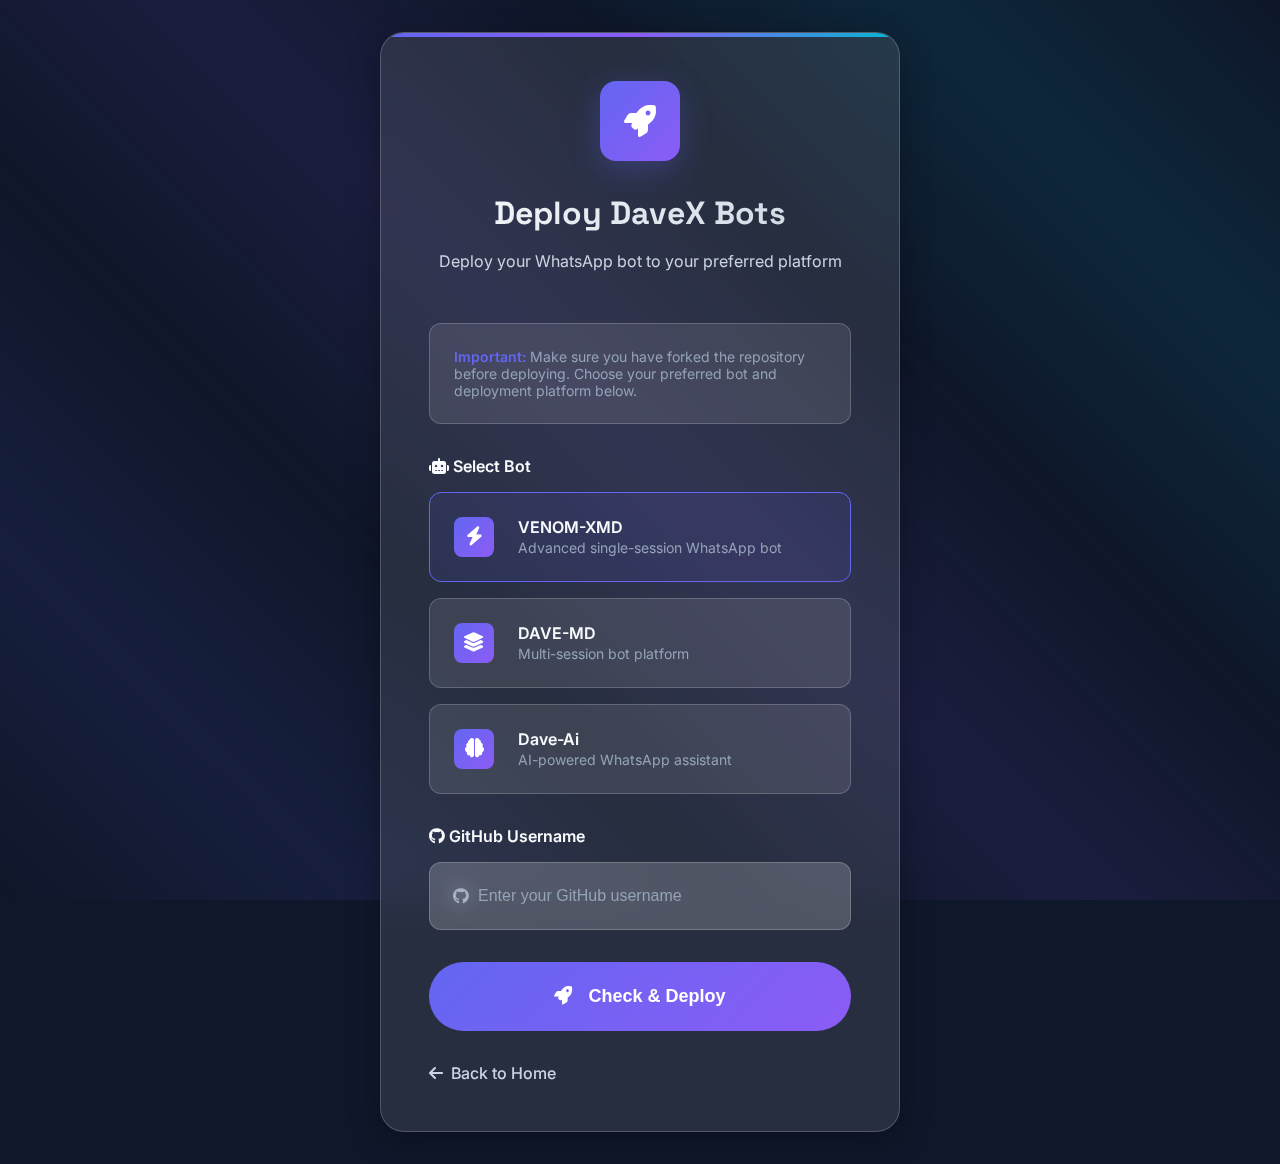
<file: deploy.html>
<!DOCTYPE html>
<html lang="en">
<head>
    <meta charset="UTF-8">
    <meta name="viewport" content="width=device-width, initial-scale=1.0">
    <title>Deploy DaveX WhatsApp Bots</title>
    
    <meta name="theme-color" content="#6366f1">
    <meta name="apple-mobile-web-app-capable" content="yes">
    <meta name="apple-mobile-web-app-status-bar-style" content="default">
    <meta name="apple-mobile-web-app-title" content="DaveX Deploy">
    
    <link rel="preconnect" href="https://fonts.googleapis.com">
    <link rel="preconnect" href="https://fonts.gstatic.com" crossorigin>
    <link href="https://fonts.googleapis.com/css2?family=Inter:wght@300;400;500;600;700;800;900&family=Space+Grotesk:wght@300;400;500;600;700&display=swap" rel="stylesheet">
    
    <link rel="stylesheet" href="https://cdnjs.cloudflare.com/ajax/libs/font-awesome/6.4.0/css/all.min.css">
    
    <style>
        :root {
            --primary: #6366f1;
            --primary-dark: #4f46e5;
            --secondary: #8b5cf6;
            --accent: #06b6d4;
            --success: #10b981;
            --warning: #f59e0b;
            --error: #ef4444;
            
            --bg-primary: #0f172a;
            --bg-secondary: #1e293b;
            --bg-tertiary: #334155;
            
            --text-primary: #f8fafc;
            --text-secondary: #cbd5e1;
            --text-muted: #94a3b8;
            
            --glass-bg: rgba(255, 255, 255, 0.1);
            --glass-border: rgba(255, 255, 255, 0.2);
            --glass-shadow: 0 8px 32px rgba(0, 0, 0, 0.3);
            
            --radius-sm: 8px;
            --radius-md: 12px;
            --radius-lg: 16px;
            --radius-xl: 24px;
            --radius-full: 9999px;
            
            --space-xs: 0.5rem;
            --space-sm: 1rem;
            --space-md: 1.5rem;
            --space-lg: 2rem;
            --space-xl: 3rem;
        }

        * {
            margin: 0;
            padding: 0;
            box-sizing: border-box;
        }

        body {
            font-family: 'Inter', -apple-system, BlinkMacSystemFont, 'Segoe UI', Roboto, sans-serif;
            background: var(--bg-primary);
            color: var(--text-primary);
            min-height: 100vh;
            display: flex;
            align-items: center;
            justify-content: center;
            overflow: hidden;
            position: relative;
        }

        body::before {
            content: '';
            position: fixed;
            top: 0;
            left: 0;
            width: 100%;
            height: 100%;
            background: linear-gradient(45deg, 
                transparent, 
                rgba(99, 102, 241, 0.1), 
                transparent,
                rgba(139, 92, 246, 0.1),
                transparent,
                rgba(6, 182, 212, 0.1),
                transparent
            );
            animation: aurora-float 20s ease-in-out infinite;
            z-index: -1;
        }

        @keyframes aurora-float {
            0%, 100% { transform: translateX(-50%) translateY(-50%) rotate(0deg) scale(1); }
            33% { transform: translateX(-40%) translateY(-60%) rotate(120deg) scale(1.1); }
            66% { transform: translateX(-60%) translateY(-40%) rotate(240deg) scale(0.9); }
        }

        .deploy-container {
            background: var(--glass-bg);
            backdrop-filter: blur(20px);
            border: 1px solid var(--glass-border);
            border-radius: var(--radius-xl);
            box-shadow: var(--glass-shadow);
            padding: var(--space-xl);
            width: 100%;
            max-width: 520px;
            margin: var(--space-lg);
            position: relative;
            overflow: hidden;
        }

        .deploy-container::before {
            content: '';
            position: absolute;
            top: 0;
            left: 0;
            right: 0;
            height: 4px;
            background: linear-gradient(90deg, var(--primary), var(--secondary), var(--accent));
            border-radius: var(--radius-xl) var(--radius-xl) 0 0;
        }

        .deploy-header {
            text-align: center;
            margin-bottom: var(--space-xl);
        }

        .deploy-icon {
            width: 80px;
            height: 80px;
            background: linear-gradient(135deg, var(--primary), var(--secondary));
            border-radius: var(--radius-lg);
            display: flex;
            align-items: center;
            justify-content: center;
            margin: 0 auto var(--space-lg);
            font-size: 2rem;
            color: white;
            box-shadow: 0 8px 32px rgba(99, 102, 241, 0.3);
            animation: float-gentle 3s ease-in-out infinite;
        }

        @keyframes float-gentle {
            0%, 100% { transform: translateY(0); }
            50% { transform: translateY(-8px); }
        }

        .deploy-title {
            font-family: 'Space Grotesk', sans-serif;
            font-size: 2rem;
            font-weight: 700;
            margin-bottom: var(--space-sm);
            background: linear-gradient(135deg, var(--text-primary), var(--text-secondary));
            -webkit-background-clip: text;
            background-clip: text;
            color: transparent;
        }

        .deploy-subtitle {
            color: var(--text-secondary);
            line-height: 1.6;
            margin-bottom: var(--space-sm);
        }

        .deploy-note {
            background: var(--glass-bg);
            border: 1px solid var(--glass-border);
            border-radius: var(--radius-md);
            padding: var(--space-md);
            margin-bottom: var(--space-lg);
            font-size: 0.875rem;
            color: var(--text-muted);
        }

        .deploy-note strong {
            color: var(--primary);
            font-weight: 600;
        }

        .bot-selection {
            margin-bottom: var(--space-lg);
        }

        .bot-selection-label {
            display: block;
            font-weight: 600;
            margin-bottom: var(--space-sm);
            color: var(--text-primary);
        }

        .bot-options {
            display: grid;
            grid-template-columns: 1fr;
            gap: var(--space-sm);
        }

        .bot-option {
            background: var(--glass-bg);
            border: 1px solid var(--glass-border);
            border-radius: var(--radius-md);
            padding: var(--space-md);
            cursor: pointer;
            transition: all 0.3s ease;
            display: flex;
            align-items: center;
            gap: var(--space-md);
        }

        .bot-option:hover {
            border-color: var(--primary);
            transform: translateY(-2px);
        }

        .bot-option.selected {
            border-color: var(--primary);
            background: rgba(99, 102, 241, 0.1);
        }

        .bot-icon {
            width: 40px;
            height: 40px;
            background: linear-gradient(135deg, var(--primary), var(--secondary));
            border-radius: var(--radius-sm);
            display: flex;
            align-items: center;
            justify-content: center;
            color: white;
            font-size: 1.2rem;
        }

        .bot-info {
            flex: 1;
        }

        .bot-name {
            font-weight: 600;
            margin-bottom: 2px;
        }

        .bot-description {
            font-size: 0.875rem;
            color: var(--text-muted);
        }

        .input-group {
            margin-bottom: var(--space-lg);
        }

        .input-label {
            display: block;
            font-weight: 600;
            margin-bottom: var(--space-sm);
            color: var(--text-primary);
        }

        .input-container {
            position: relative;
        }

        .input-field {
            width: 100%;
            padding: var(--space-md);
            background: var(--glass-bg);
            backdrop-filter: blur(10px);
            border: 1px solid var(--glass-border);
            border-radius: var(--radius-md);
            color: var(--text-primary);
            font-size: 1rem;
            transition: all 0.3s ease;
            outline: none;
        }

        .input-field:focus {
            border-color: var(--primary);
            box-shadow: 0 0 0 3px rgba(99, 102, 241, 0.1);
        }

        .input-field::placeholder {
            color: var(--text-muted);
        }

        .input-icon {
            position: absolute;
            left: var(--space-md);
            top: 50%;
            transform: translateY(-50%);
            color: var(--text-muted);
            pointer-events: none;
        }

        .input-field.with-icon {
            padding-left: 3rem;
        }

        .deploy-button {
            width: 100%;
            padding: var(--space-md) var(--space-lg);
            background: linear-gradient(135deg, var(--primary), var(--secondary));
            color: white;
            border: none;
            border-radius: var(--radius-full);
            font-size: 1.125rem;
            font-weight: 600;
            cursor: pointer;
            transition: all 0.3s ease;
            position: relative;
            overflow: hidden;
            margin-bottom: var(--space-lg);
        }

        .deploy-button:hover:not(:disabled) {
            transform: translateY(-2px);
            box-shadow: 0 12px 48px rgba(99, 102, 241, 0.4);
        }

        .deploy-button:disabled {
            opacity: 0.6;
            cursor: not-allowed;
        }

        .deploy-button .button-text {
            display: flex;
            align-items: center;
            justify-content: center;
            gap: var(--space-sm);
        }

        .loading-spinner {
            display: none;
            margin: var(--space-lg) auto;
            text-align: center;
        }

        .loading-spinner.show {
            display: block;
        }

        .spinner {
            width: 40px;
            height: 40px;
            border: 3px solid var(--glass-border);
            border-top: 3px solid var(--primary);
            border-radius: 50%;
            animation: spin 1s linear infinite;
            margin: 0 auto var(--space-sm);
        }

        @keyframes spin {
            0% { transform: rotate(0deg); }
            100% { transform: rotate(360deg); }
        }

        .message {
            padding: var(--space-md);
            border-radius: var(--radius-md);
            margin-bottom: var(--space-lg);
            font-weight: 500;
            display: none;
        }

        .message.show {
            display: block;
        }

        .message.success {
            background: rgba(16, 185, 129, 0.1);
            border: 1px solid rgba(16, 185, 129, 0.3);
            color: var(--success);
        }

        .message.error {
            background: rgba(239, 68, 68, 0.1);
            border: 1px solid rgba(239, 68, 68, 0.3);
            color: var(--error);
        }

        .message.warning {
            background: rgba(245, 158, 11, 0.1);
            border: 1px solid rgba(245, 158, 11, 0.3);
            color: var(--warning);
        }

        .fork-actions {
            display: none;
            gap: var(--space-sm);
            flex-direction: column;
        }

        .fork-actions.show {
            display: flex;
        }

        .fork-button {
            padding: var(--space-sm) var(--space-md);
            background: var(--glass-bg);
            border: 1px solid var(--glass-border);
            border-radius: var(--radius-md);
            color: var(--text-primary);
            text-decoration: none;
            text-align: center;
            font-weight: 500;
            transition: all 0.3s ease;
            display: flex;
            align-items: center;
            justify-content: center;
            gap: var(--space-xs);
        }

        .fork-button:hover {
            background: var(--primary);
            color: white;
            transform: translateY(-1px);
        }

        .back-link {
            display: inline-flex;
            align-items: center;
            gap: var(--space-xs);
            color: var(--text-secondary);
            text-decoration: none;
            font-weight: 500;
            transition: color 0.3s ease;
        }

        .back-link:hover {
            color: var(--primary);
        }

        .deployment-options {
            display: none;
            grid-template-columns: 1fr 1fr;
            gap: var(--space-sm);
            margin-bottom: var(--space-lg);
        }

        .deployment-options.show {
            display: grid;
        }

        .deploy-option {
            background: var(--glass-bg);
            border: 1px solid var(--glass-border);
            border-radius: var(--radius-md);
            padding: var(--space-md);
            text-align: center;
            text-decoration: none;
            color: var(--text-primary);
            transition: all 0.3s ease;
            display: flex;
            flex-direction: column;
            align-items: center;
            gap: var(--space-sm);
        }

        .deploy-option:hover {
            border-color: var(--primary);
            transform: translateY(-2px);
        }

        .deploy-option i {
            font-size: 1.5rem;
            color: var(--primary);
        }

        .deploy-option span {
            font-weight: 600;
        }

        @media (max-width: 480px) {
            .deploy-container {
                margin: var(--space-sm);
                padding: var(--space-lg);
            }
            
            .deploy-title {
                font-size: 1.75rem;
            }

            .deployment-options {
                grid-template-columns: 1fr;
            }
        }
    </style>
</head>
<body>
    <div class="deploy-container">
        <div class="deploy-header">
            <div class="deploy-icon">
                <i class="fas fa-rocket"></i>
            </div>
            <h1 class="deploy-title">Deploy DaveX Bots</h1>
            <p class="deploy-subtitle">Deploy your WhatsApp bot to your preferred platform</p>
        </div>

        <div class="deploy-note">
            <strong>Important:</strong> Make sure you have forked the repository before deploying. Choose your preferred bot and deployment platform below.
        </div>

        <form id="deploy-form">
            <div class="bot-selection">
                <label class="bot-selection-label">
                    <i class="fas fa-robot"></i> Select Bot
                </label>
                <div class="bot-options">
                    <div class="bot-option selected" data-bot="venom-xmd">
                        <div class="bot-icon">
                            <i class="fas fa-bolt"></i>
                        </div>
                        <div class="bot-info">
                            <div class="bot-name">VENOM-XMD</div>
                            <div class="bot-description">Advanced single-session WhatsApp bot</div>
                        </div>
                    </div>
                    <div class="bot-option" data-bot="dave-md">
                        <div class="bot-icon">
                            <i class="fas fa-layer-group"></i>
                        </div>
                        <div class="bot-info">
                            <div class="bot-name">DAVE-MD</div>
                            <div class="bot-description">Multi-session bot platform</div>
                        </div>
                    </div>
                    <div class="bot-option" data-bot="dave-ai">
                        <div class="bot-icon">
                            <i class="fas fa-brain"></i>
                        </div>
                        <div class="bot-info">
                            <div class="bot-name">Dave-Ai</div>
                            <div class="bot-description">AI-powered WhatsApp assistant</div>
                        </div>
                    </div>
                </div>
            </div>

            <div class="input-group">
                <label for="username" class="input-label">
                    <i class="fab fa-github"></i> GitHub Username
                </label>
                <div class="input-container">
                    <i class="fab fa-github input-icon"></i>
                    <input 
                        type="text" 
                        id="username" 
                        class="input-field with-icon" 
                        placeholder="Enter your GitHub username" 
                        required
                        autocomplete="username"
                    >
                </div>
            </div>

            <button type="submit" class="deploy-button" id="deploy-btn">
                <span class="button-text">
                    <i class="fas fa-rocket"></i>
                    Check & Deploy
                </span>
            </button>
        </form>

        <div class="loading-spinner" id="loading">
            <div class="spinner"></div>
            <p>Checking repository...</p>
        </div>

        <div class="message" id="message"></div>

        <div class="deployment-options" id="deployment-options">
            <a href="deploy.html#" class="deploy-option" id="deploy-heroku">
                <i class="fas fa-cloud"></i>
                <span>Deploy on Heroku</span>
            </a>
            <a href="deploy.html#" class="deploy-option" id="deploy-railway">
                <i class="fas fa-train"></i>
                <span>Deploy on Railway</span>
            </a>
            <a href="deploy.html#" class="deploy-option" id="deploy-replit">
                <i class="fas fa-code"></i>
                <span>Run on Replit</span>
            </a>
            <a href="deploy.html#" class="deploy-option" id="deploy-platform">
                <i class="fas fa-server"></i>
                <span>DaveX Platform</span>
            </a>
        </div>

        <div class="fork-actions" id="fork-actions">
            <a href="deploy.html#" class="fork-button" id="fork-venom">
                <i class="fas fa-code-branch"></i>
                Fork VENOM-XMD
            </a>
            <a href="deploy.html#" class="fork-button" id="fork-davemd">
                <i class="fas fa-code-branch"></i>
                Fork DAVE-MD
            </a>
            <a href="deploy.html#" class="fork-button" id="fork-daveai">
                <i class="fas fa-code-branch"></i>
                Fork Dave-Ai
            </a>
        </div>

        <a href="index.html" class="back-link">
            <i class="fas fa-arrow-left"></i>
            Back to Home
        </a>
    </div>

    <script>
        class DeployManager {
            constructor() {
                this.selectedBot = 'venom-xmd';
                this.form = document.getElementById('deploy-form');
                this.usernameInput = document.getElementById('username');
                this.deployButton = document.getElementById('deploy-btn');
                this.loading = document.getElementById('loading');
                this.message = document.getElementById('message');
                this.forkActions = document.getElementById('fork-actions');
                this.deploymentOptions = document.getElementById('deployment-options');
                
                this.botOptions = document.querySelectorAll('.bot-option');
                this.forkButtons = {
                    'venom': document.getElementById('fork-venom'),
                    'davemd': document.getElementById('fork-davemd'),
                    'daveai': document.getElementById('fork-daveai')
                };
                
                this.deployButtons = {
                    'heroku': document.getElementById('deploy-heroku'),
                    'railway': document.getElementById('deploy-railway'),
                    'replit': document.getElementById('deploy-replit'),
                    'platform': document.getElementById('deploy-platform')
                };
                
                this.init();
            }

            init() {
                this.setupBotSelection();
                this.form.addEventListener('submit', (e) => this.handleDeploy(e));
                this.setupForkButtons();
                this.setupDeployButtons();
            }

            setupBotSelection() {
                this.botOptions.forEach(option => {
                    option.addEventListener('click', () => {
                        this.botOptions.forEach(opt => opt.classList.remove('selected'));
                        option.classList.add('selected');
                        this.selectedBot = option.dataset.bot;
                    });
                });
            }

            setupForkButtons() {
                this.forkButtons.venom.addEventListener('click', (e) => {
                    e.preventDefault();
                    const username = this.usernameInput.value.trim();
                    if (username) {
                        window.open(`https://github.com/gifteddevsmd/VENOM-XMD/fork`, '_blank');
                    }
                });

                this.forkButtons.davemd.addEventListener('click', (e) => {
                    e.preventDefault();
                    const username = this.usernameInput.value.trim();
                    if (username) {
                        window.open(`https://github.com/gifteddevsmd/DAVE-MD2/fork`, '_blank');
                    }
                });

                this.forkButtons.daveai.addEventListener('click', (e) => {
                    e.preventDefault();
                    const username = this.usernameInput.value.trim();
                    if (username) {
                        window.open(`https://github.com/gifteddevsmd/Dave-Ai/fork`, '_blank');
                    }
                });
            }

            setupDeployButtons() {
                // Heroku deployment
                this.deployButtons.heroku.addEventListener('click', (e) => {
                    e.preventDefault();
                    const username = this.usernameInput.value.trim();
                    if (username) {
                        const repo = this.getRepoName();
                        const deployUrl = `https://dashboard.heroku.com/new?template=https://github.com/${username}/${repo}`;
                        window.open(deployUrl, '_blank');
                    }
                });

                // Railway deployment
                this.deployButtons.railway.addEventListener('click', (e) => {
                    e.preventDefault();
                    const username = this.usernameInput.value.trim();
                    if (username) {
                        const repo = this.getRepoName();
                        const deployUrl = `https://railway.app/template/${repo}?referralCode=your-code`;
                        window.open(deployUrl, '_blank');
                    }
                });

                // Replit deployment
                this.deployButtons.replit.addEventListener('click', (e) => {
                    e.preventDefault();
                    const username = this.usernameInput.value.trim();
                    if (username) {
                        const repo = this.getRepoName();
                        const deployUrl = `https://repl.it/github/${username}/${repo}`;
                        window.open(deployUrl, '_blank');
                    }
                });

                // DaveX Platform
                this.deployButtons.platform.addEventListener('click', (e) => {
                    e.preventDefault();
                    window.open('https://platform.cypherx.space/login', '_blank');
                });
            }

            getRepoName() {
                const botRepos = {
                    'venom-xmd': 'VENOM-XMD',
                    'dave-md': 'DAVE-MD2',
                    'dave-ai': 'Dave-Ai'
                };
                return botRepos[this.selectedBot];
            }

            async handleDeploy(event) {
                event.preventDefault();
                
                const username = this.usernameInput.value.trim();
                if (!username) {
                    this.showMessage('Please enter your GitHub username.', 'error');
                    return;
                }

                this.setLoading(true);
                this.hideMessage();
                this.hideForkActions();
                this.hideDeploymentOptions();

                try {
                    const repo = this.getRepoName();
                    const response = await fetch(`https://api.github.com/repos/${username}/${repo}`);
                    
                    this.setLoading(false);

                    if (response.ok) {
                        this.showMessage('Repository found! Choose your deployment platform:', 'success');
                        this.showDeploymentOptions();
                    } else if (response.status === 404) {
                        this.showMessage('Repository not found. Please fork the repository first.', 'warning');
                        this.showForkActions();
                    } else {
                        this.showMessage('Error checking repository. Please try again.', 'error');
                    }
                } catch (error) {
                    this.setLoading(false);
                    this.showMessage('Network error. Please check your connection and try again.', 'error');
                    console.error('Deploy error:', error);
                }
            }

            setLoading(isLoading) {
                if (isLoading) {
                    this.deployButton.disabled = true;
                    this.deployButton.innerHTML = '<span class="button-text"><i class="fas fa-spinner fa-spin"></i> Checking...</span>';
                    this.loading.classList.add('show');
                } else {
                    this.deployButton.disabled = false;
                    this.deployButton.innerHTML = '<span class="button-text"><i class="fas fa-rocket"></i> Check & Deploy</span>';
                    this.loading.classList.remove('show');
                }
            }

            showMessage(text, type) {
                this.message.textContent = text;
                this.message.className = `message ${type} show`;
            }

            hideMessage() {
                this.message.classList.remove('show');
            }

            showForkActions() {
                this.forkActions.classList.add('show');
            }

            hideForkActions() {
                this.forkActions.classList.remove('show');
            }

            showDeploymentOptions() {
                this.deploymentOptions.classList.add('show');
            }

            hideDeploymentOptions() {
                this.deploymentOptions.classList.remove('show');
            }
        }

        // Initialize the deploy manager when the page loads
        document.addEventListener('DOMContentLoaded', () => {
            new DeployManager();
        });
    </script>
</body>
</html>
</file>
